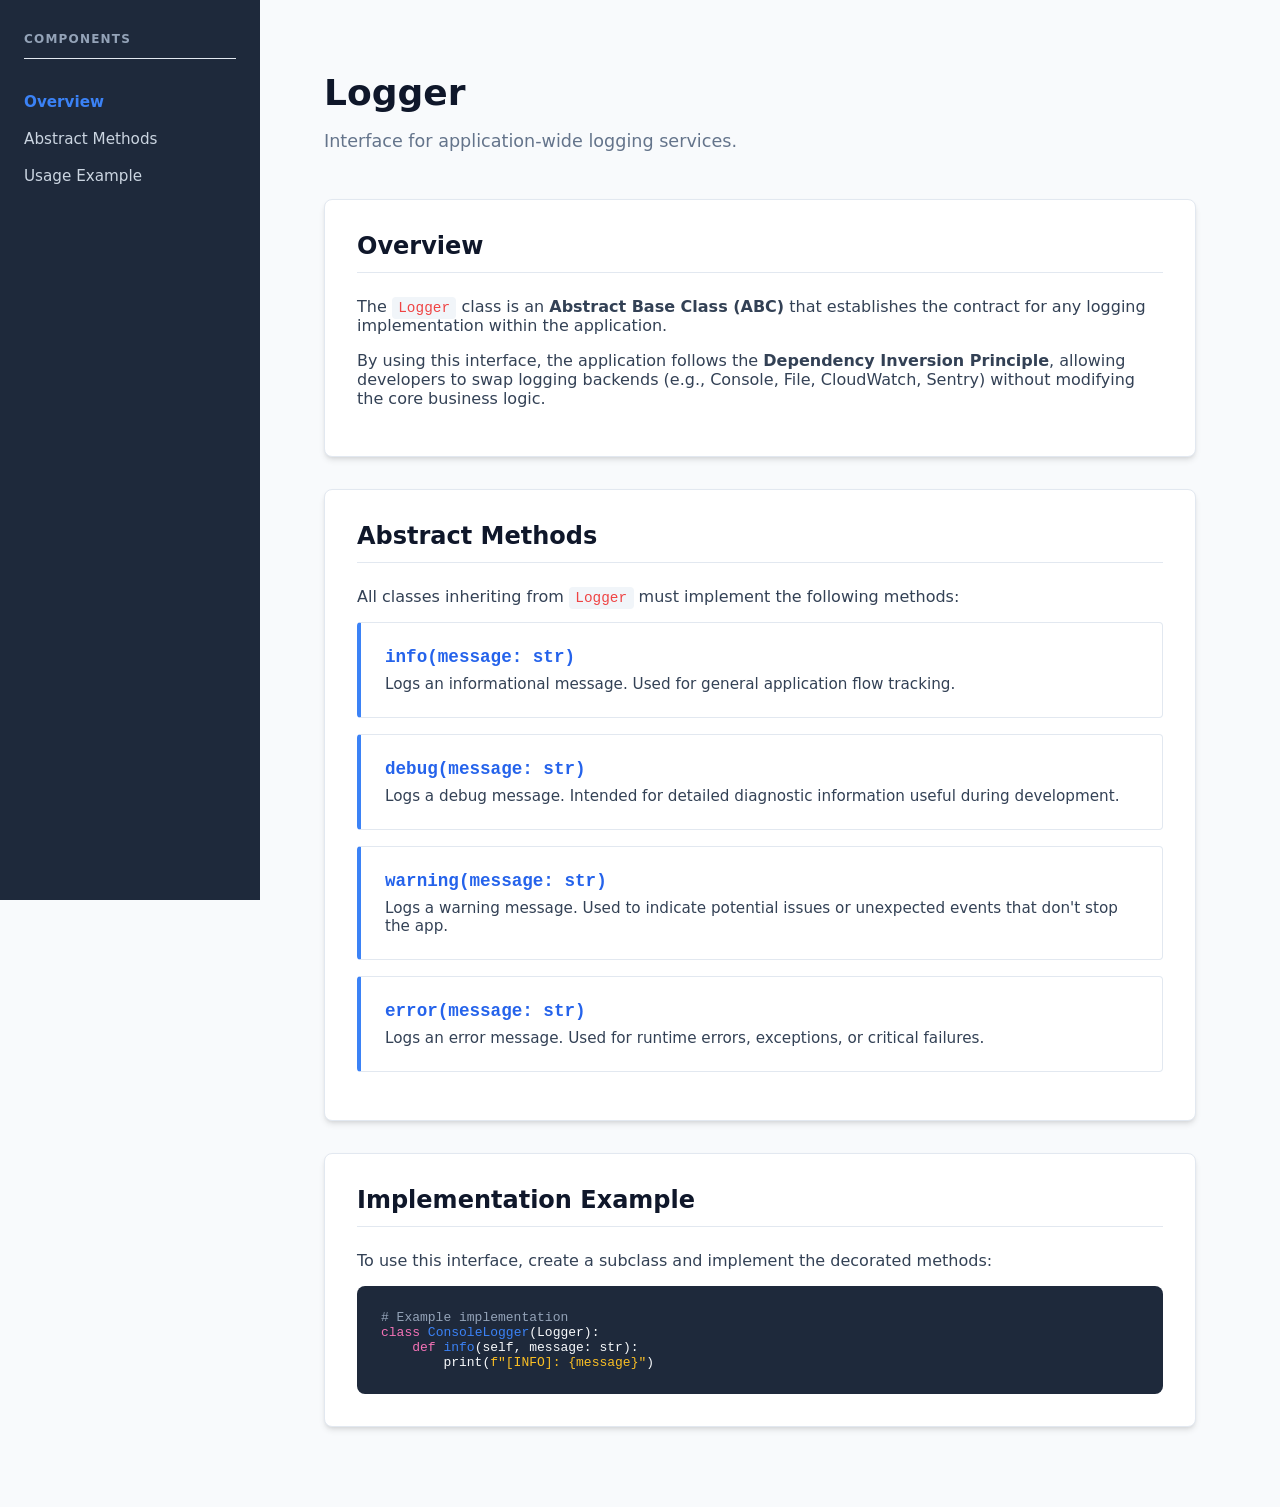
<file: docs/Logger.html>
<!DOCTYPE html>
<html lang="en">
<head>
    <meta charset="UTF-8">
    <meta name="viewport" content="width=device-width, initial-scale=1.0">
    <title>Logger Interface Documentation</title>
    <link rel="stylesheet" href="style.css">
</head>
<body id="logger-interface">

    <aside class="sidebar">
        <h2>Components</h2>
        <nav>
            <a href="#overview" class="active">Overview</a>
            <a href="#methods">Abstract Methods</a>
            <a href="#implementation">Usage Example</a>
        </nav>
    </aside>

    <main class="main-content">
        <header>
            <h1>Logger</h1>
            <p class="subtitle">Interface for application-wide logging services.</p>
        </header>

        <section id="overview">
            <h2>Overview</h2>
            <p>
                The <code>Logger</code> class is an <strong>Abstract Base Class (ABC)</strong> that establishes the contract 
                for any logging implementation within the application. 
            </p>
            <p>
                By using this interface, the application follows the <strong>Dependency Inversion Principle</strong>, 
                allowing developers to swap logging backends (e.g., Console, File, CloudWatch, Sentry) 
                without modifying the core business logic.
            </p>
        </section>

        <section id="methods">
            <h2>Abstract Methods</h2>
            <p>All classes inheriting from <code>Logger</code> must implement the following methods:</p>

            <div class="method-card">
                <h3>info(message: str)</h3>
                <p>Logs an informational message. Used for general application flow tracking.</p>
            </div>

            <div class="method-card">
                <h3>debug(message: str)</h3>
                <p>Logs a debug message. Intended for detailed diagnostic information useful during development.</p>
            </div>

            <div class="method-card">
                <h3>warning(message: str)</h3>
                <p>Logs a warning message. Used to indicate potential issues or unexpected events that don't stop the app.</p>
            </div>

            <div class="method-card">
                <h3>error(message: str)</h3>
                <p>Logs an error message. Used for runtime errors, exceptions, or critical failures.</p>
            </div>
        </section>

        <section id="implementation">
            <h2>Implementation Example</h2>
            <p>To use this interface, create a subclass and implement the decorated methods:</p>
            <div style="background: #1e293b; color: #f8fafc; padding: 1.5rem; border-radius: 8px; font-family: monospace; overflow-x: auto;">
                <span style="color: #94a3b8;"># Example implementation</span><br>
                <span style="color: #f472b6;">class</span> <span style="color: #3b82f6;">ConsoleLogger</span>(Logger):<br>
                &nbsp;&nbsp;&nbsp;&nbsp;<span style="color: #f472b6;">def</span> <span style="color: #3b82f6;">info</span>(self, message: str):<br>
                &nbsp;&nbsp;&nbsp;&nbsp;&nbsp;&nbsp;&nbsp;&nbsp;print(<span style="color: #fbbf24;">f"[INFO]: {message}"</span>)
            </div>
        </section>
    </main>

</body>
</html>
</file>
<file: docs/style.css>
/* Variables de diseño */
:root {
    --primary: #3b82f6;
    --primary-dark: #2563eb;
    --bg-main: #f8fafc;
    --bg-card: #ffffff;
    --sidebar-bg: #1e293b;
    --text-main: #334155;
    --text-bold: #0f172a;
    --code-color: #ef4444;
    --code-bg: #f1f5f9;
    --border: #e2e8f0;
    --radius: 8px;
    --shadow: 0 4px 6px -1px rgb(0 0 0 / 0.1), 0 2px 4px -2px rgb(0 0 0 / 0.1);
}

* { box-sizing: border-box; }

body {
    font-family: 'Inter', system-ui, -apple-system, sans-serif;
    background-color: var(--bg-main);
    color: var(--text-main);
    margin: 0;
    display: flex;
    min-height: 100vh;
}

/* Sidebar */
.sidebar {
    width: 260px;
    background-color: var(--sidebar-bg);
    color: white;
    padding: 2rem 1.5rem;
    position: fixed;
    height: 100vh;
    
    /* Nuevas propiedades para scroll */
    overflow-y: auto; /* Habilita el scroll vertical si el contenido excede la altura */
    scrollbar-width: thin; /* Para Firefox: hace la barra más discreta */
    scrollbar-color: #475569 transparent; /* Para Firefox: color de la barra */
}

/* Opcional: Personalización de la barra de scroll para navegadores Webkit (Chrome, Safari, Edge) */
.sidebar::-webkit-scrollbar {
    width: 6px;
}

.sidebar::-webkit-scrollbar-thumb {
    background-color: #475569; /* Color del "agarre" de la barra */
    border-radius: 10px;
}

.sidebar::-webkit-scrollbar-track {
    background: transparent; /* Fondo de la barra */
}

.sidebar h2 {
    font-size: 0.75rem;
    text-transform: uppercase;
    letter-spacing: 0.1em;
    color: #94a3b8;
    margin-bottom: 1.5rem;
}

.sidebar nav a {
    display: block;
    color: #cbd5e1;
    text-decoration: none;
    padding: 0.6rem 0;
    font-size: 0.95rem;
    transition: color 0.2s;
}

.sidebar nav a:hover { color: white; }
.sidebar nav a.active { color: var(--primary); font-weight: 600; }

/* Contenido Principal */
.main-content {
    margin-left: 260px;
    flex: 1;
    padding: 3rem 4rem;
    max-width: 1000px;
}

header {
    margin-bottom: 3rem;
}

h1 {
    font-size: 2.25rem;
    color: var(--text-bold);
    margin-bottom: 0.5rem;
}

.subtitle {
    font-size: 1.1rem;
    color: #64748b;
}

/* Tarjetas y Secciones */
section {
    background: var(--bg-card);
    padding: 2rem;
    border-radius: var(--radius);
    box-shadow: var(--shadow);
    margin-bottom: 2rem;
    border: 1px solid var(--border);
}

h2 {
    font-size: 1.5rem;
    color: var(--text-bold);
    margin-top: 0;
    border-bottom: 1px solid var(--border);
    padding-bottom: 0.75rem;
    margin-bottom: 1.5rem;
}

/* Tablas */
table {
    width: 100%;
    border-collapse: collapse;
    margin: 1rem 0;
}

th {
    text-align: left;
    font-size: 0.85rem;
    text-transform: uppercase;
    color: #64748b;
    padding: 0.75rem;
    border-bottom: 2px solid var(--border);
}

td {
    padding: 1rem 0.75rem;
    border-bottom: 1px solid var(--border);
    font-size: 0.95rem;
}

/* Componentes de código */
code {
    font-family: 'Fira Code', 'Menlo', monospace;
    background-color: var(--code-bg);
    color: var(--code-color);
    padding: 0.2rem 0.4rem;
    border-radius: 4px;
    font-size: 0.9em;
}

.method-box {
    background: #f8fafc;
    border-left: 4px solid var(--primary);
    padding: 1.25rem;
    border-radius: 0 var(--radius) var(--radius) 0;
}

/* Responsive */
@media (max-width: 768px) {
    .sidebar { display: none; }
    .main-content { margin-left: 0; padding: 2rem; }
}
/* Añade esto a tu style.css anterior */

.method-card {
    background: #ffffff;
    border: 1px solid var(--border);
    border-left: 4px solid var(--primary);
    padding: 1.5rem;
    margin-bottom: 1rem;
    border-radius: 4px;
    transition: transform 0.2s ease;
}

.method-card:hover {
    transform: translateX(5px);
    box-shadow: 0 2px 8px rgba(0,0,0,0.05);
}

.method-card h3 {
    margin: 0 0 0.5rem 0;
    font-family: 'Fira Code', monospace;
    font-size: 1.1rem;
    color: var(--primary-dark);
}

.method-card p {
    margin: 0;
    color: var(--text-main);
    font-size: 0.95rem;
}

/* Estilo para indicar que es una Interfaz/Abstracta */
#repository header h1::after {
    content: "ABSTRACT";
    font-size: 0.6rem;
    background: #64748b;
    color: white;
    padding: 2px 6px;
    border-radius: 4px;
    vertical-align: middle;
    margin-left: 10px;
}
</file>
